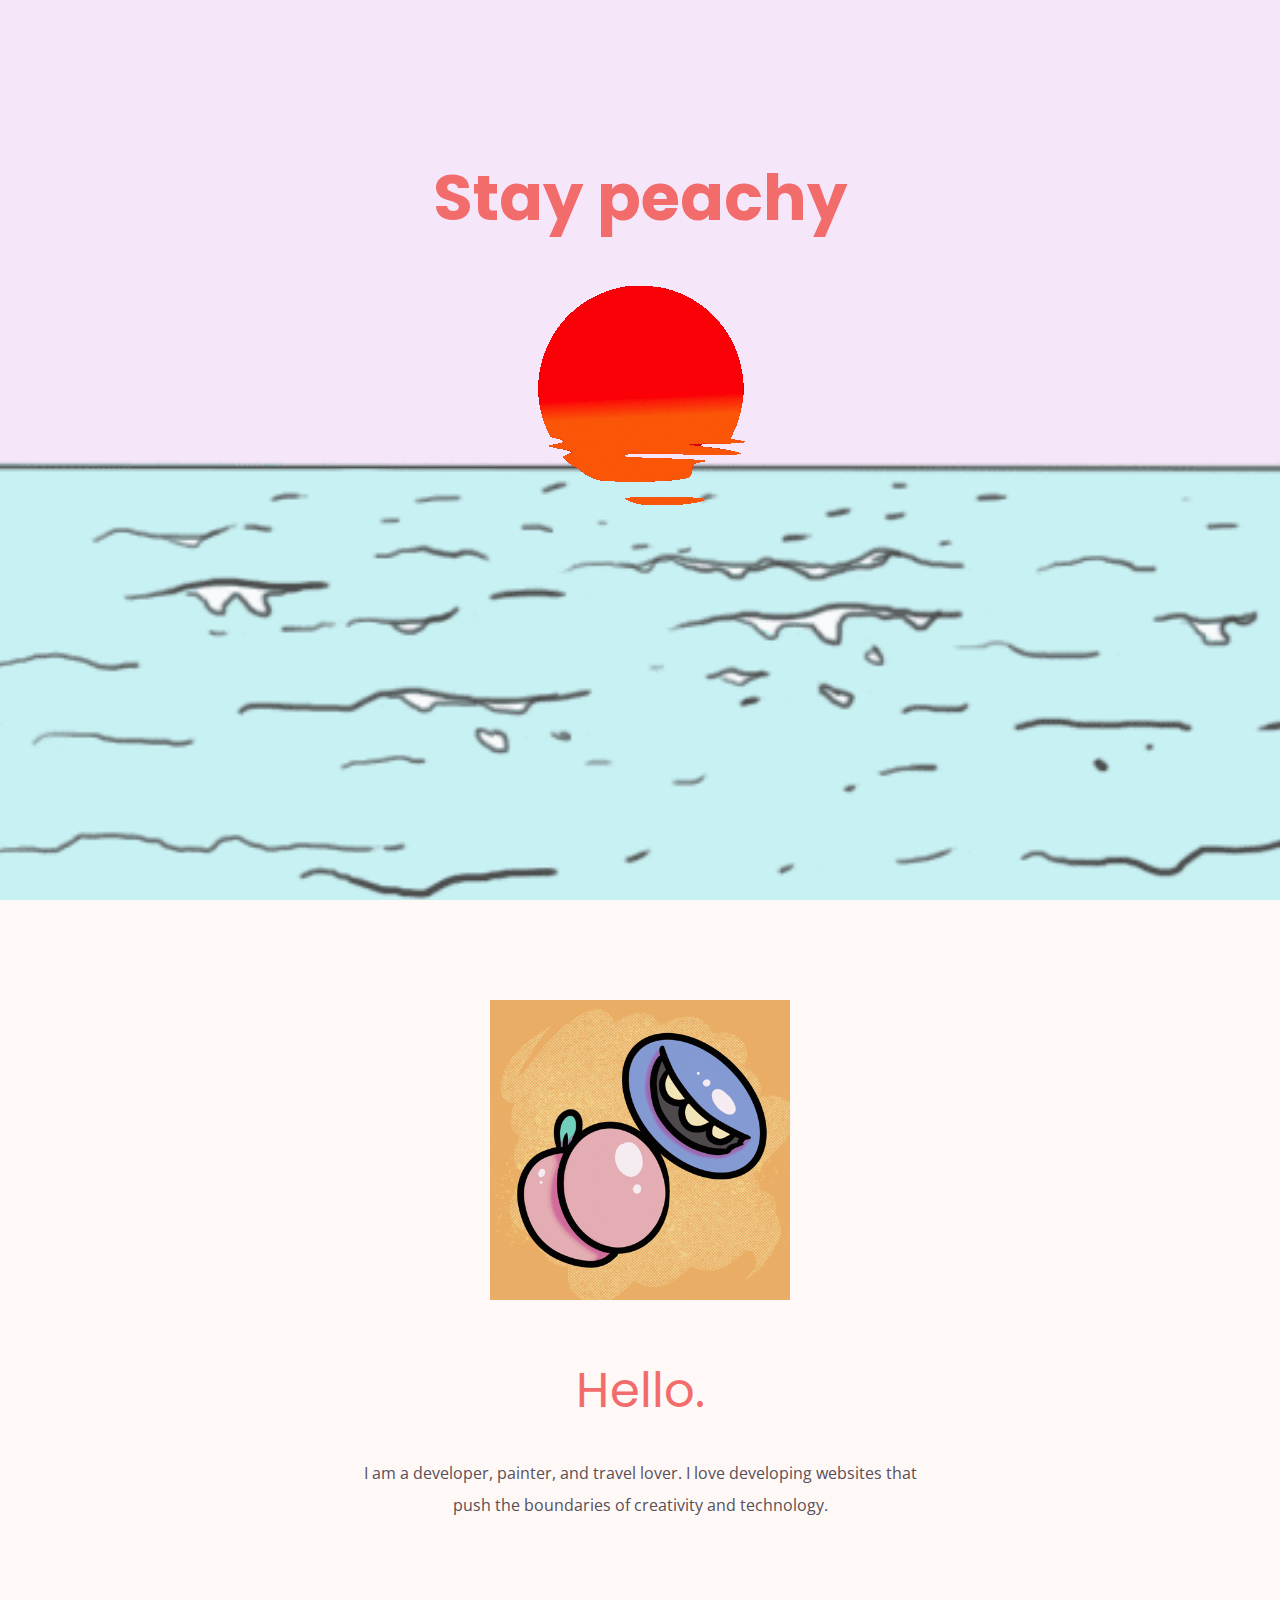
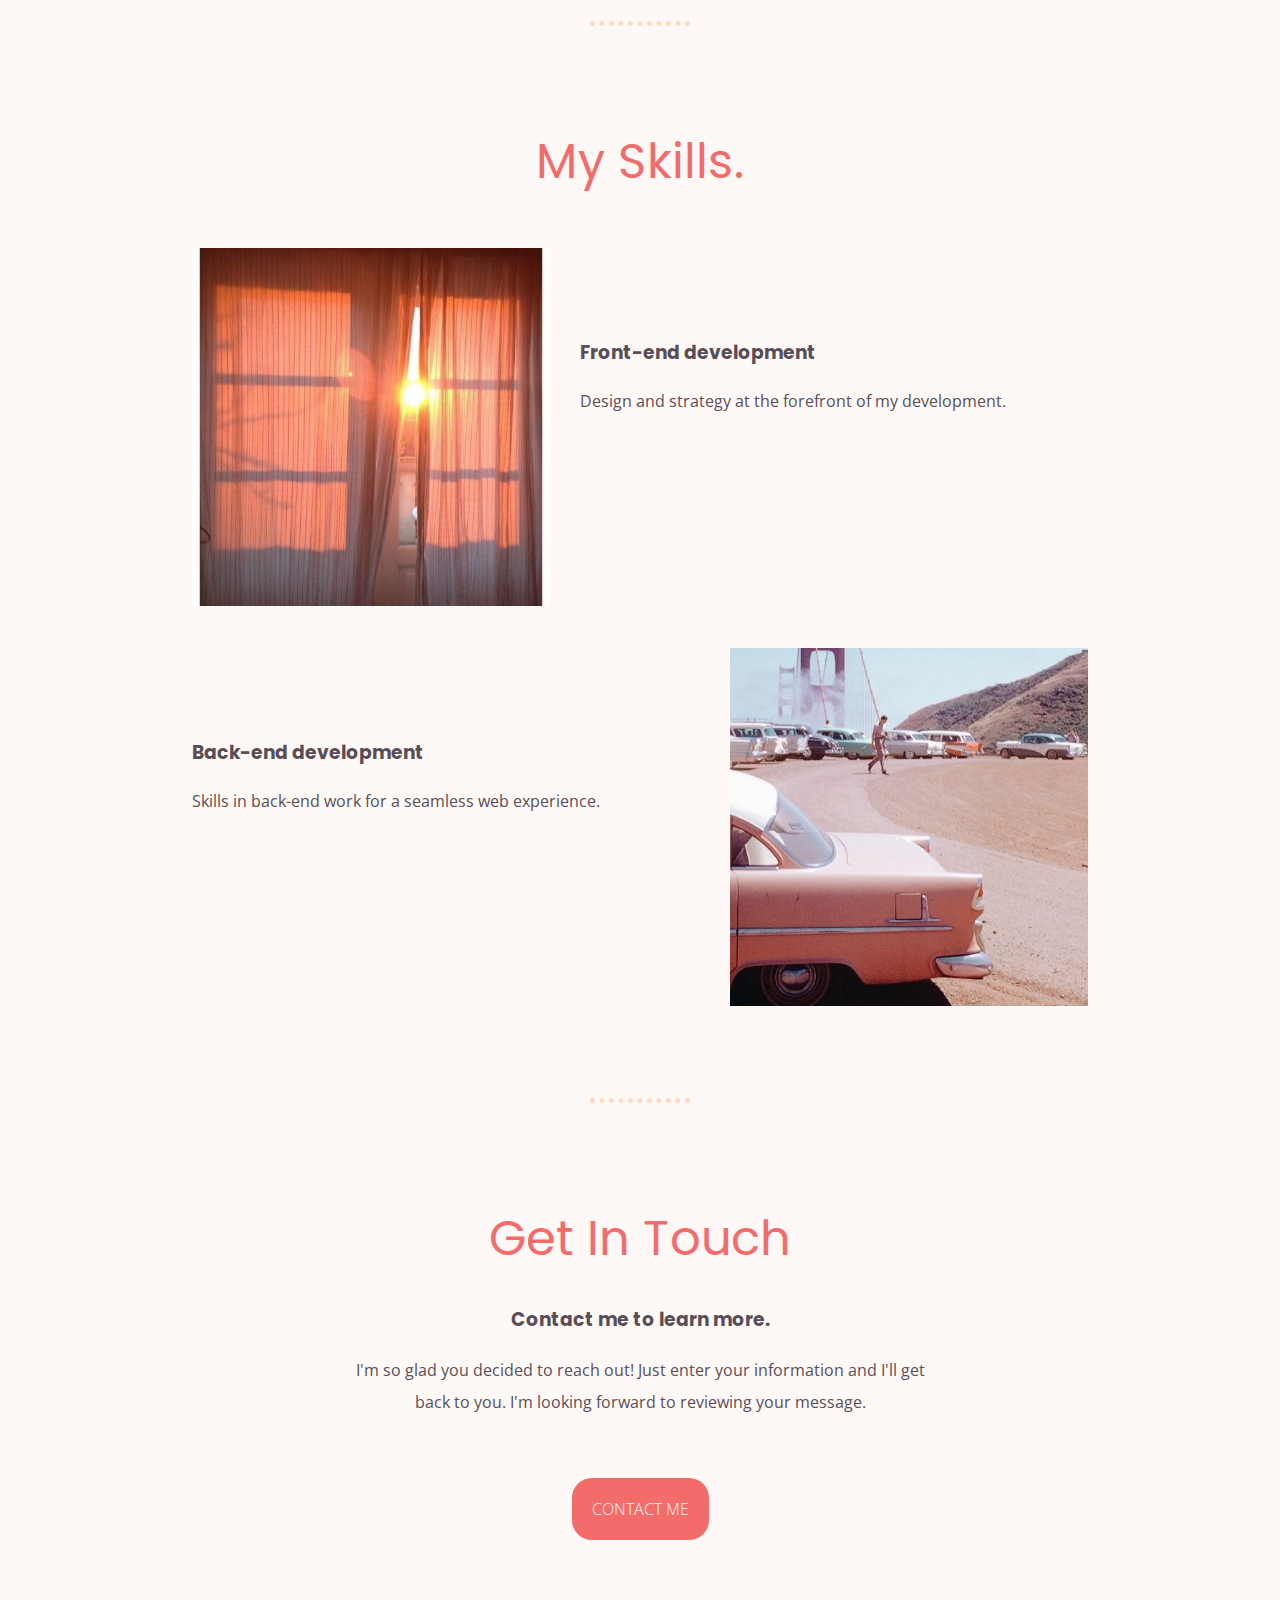
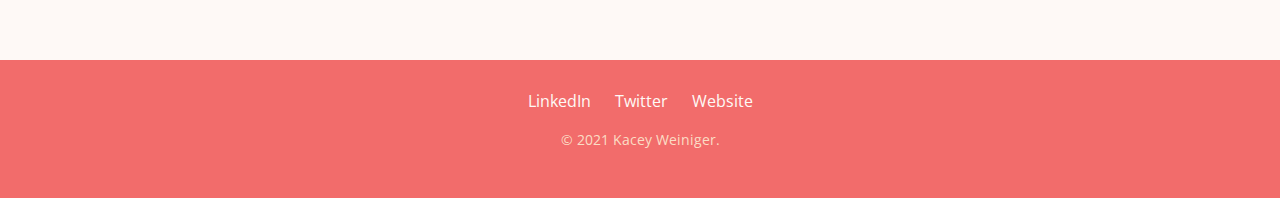
<file: index.html>
<!DOCTYPE html>
<html lang="en" dir="ltr">
  <head>
    <meta charset="utf-8">
    <title>peach</title>
    <link rel="stylesheet" href="styles.css">
    <link rel="icon" href="images/peach-favicon.png">
    <link rel="preconnect" href="https://fonts.gstatic.com">
    <link href="https://fonts.googleapis.com/css2?family=Open+Sans&family=Poppins&display=swap" rel="stylesheet">
  </head>
  <body>
    <div class="top-container">
      <h1>Stay peachy</h1>
      <!-- <h2>a <span class="dev">dev</span>eloper.</h2> -->
      <!-- <img class="bottom-cloud" src="images/cloud.png" alt="cloud image"> -->
      <img class="sunset" src="images/sunset.gif" alt="sunset gif">
    </div>

    <div class="middle-container">
      <div class="profile">
        <img class="top-img" src="images/peach-bite.gif" alt="">
        <h2>Hello.</h2>
        <p class="intro">I am a developer, painter, and travel lover. I love developing websites that push the boundaries of creativity and technology.</p>
      </div>
      <hr>
      <div class="skills">
        <h2>My Skills.</h2>
        <div class="skill-row">
          <img class="peach-1-img" src="images/peach-3.jpg" alt="">
          <h3 class="skills-h3">Front-end development</h3>
          <p>Design and strategy at the forefront of my development.</p>
        </div>
        <div class="skill-row">
          <img class="peach-2-img" src="images/peach-4.jpg" alt="">
          <h3 class="skills-h3">Back-end development</h3>
          <p>Skills in back-end work for a seamless web experience.</p>
        </div>
      </div>
      <hr>
      <div class="contact-me">
        <h2>Get In Touch</h2>
        <h3>Contact me to learn more.</h3>
        <p class="contact-description">I'm so glad you decided to reach out! Just enter your information and I'll get back to you. I'm looking forward to reviewing your message.</p>
        <a class="btn" href="mailto:kaceyweiniger@gmail.com">CONTACT ME</a>
      </div>
    </div>


    <div class="bottom-container">
      <a class="footer-link" href="https://www.linkedin.com/in/kacey-weiniger-17b9358a/">LinkedIn</a>
      <a class="footer-link" href="https://twitter.com/kaceyweiniger?lang=en">Twitter</a>
      <a class="footer-link" href="https://quokkagrowth.com/">Website</a>
      <p class="footer-copyright">© 2021 Kacey Weiniger.</p>
    </div>
  </body>
</html>
</file>
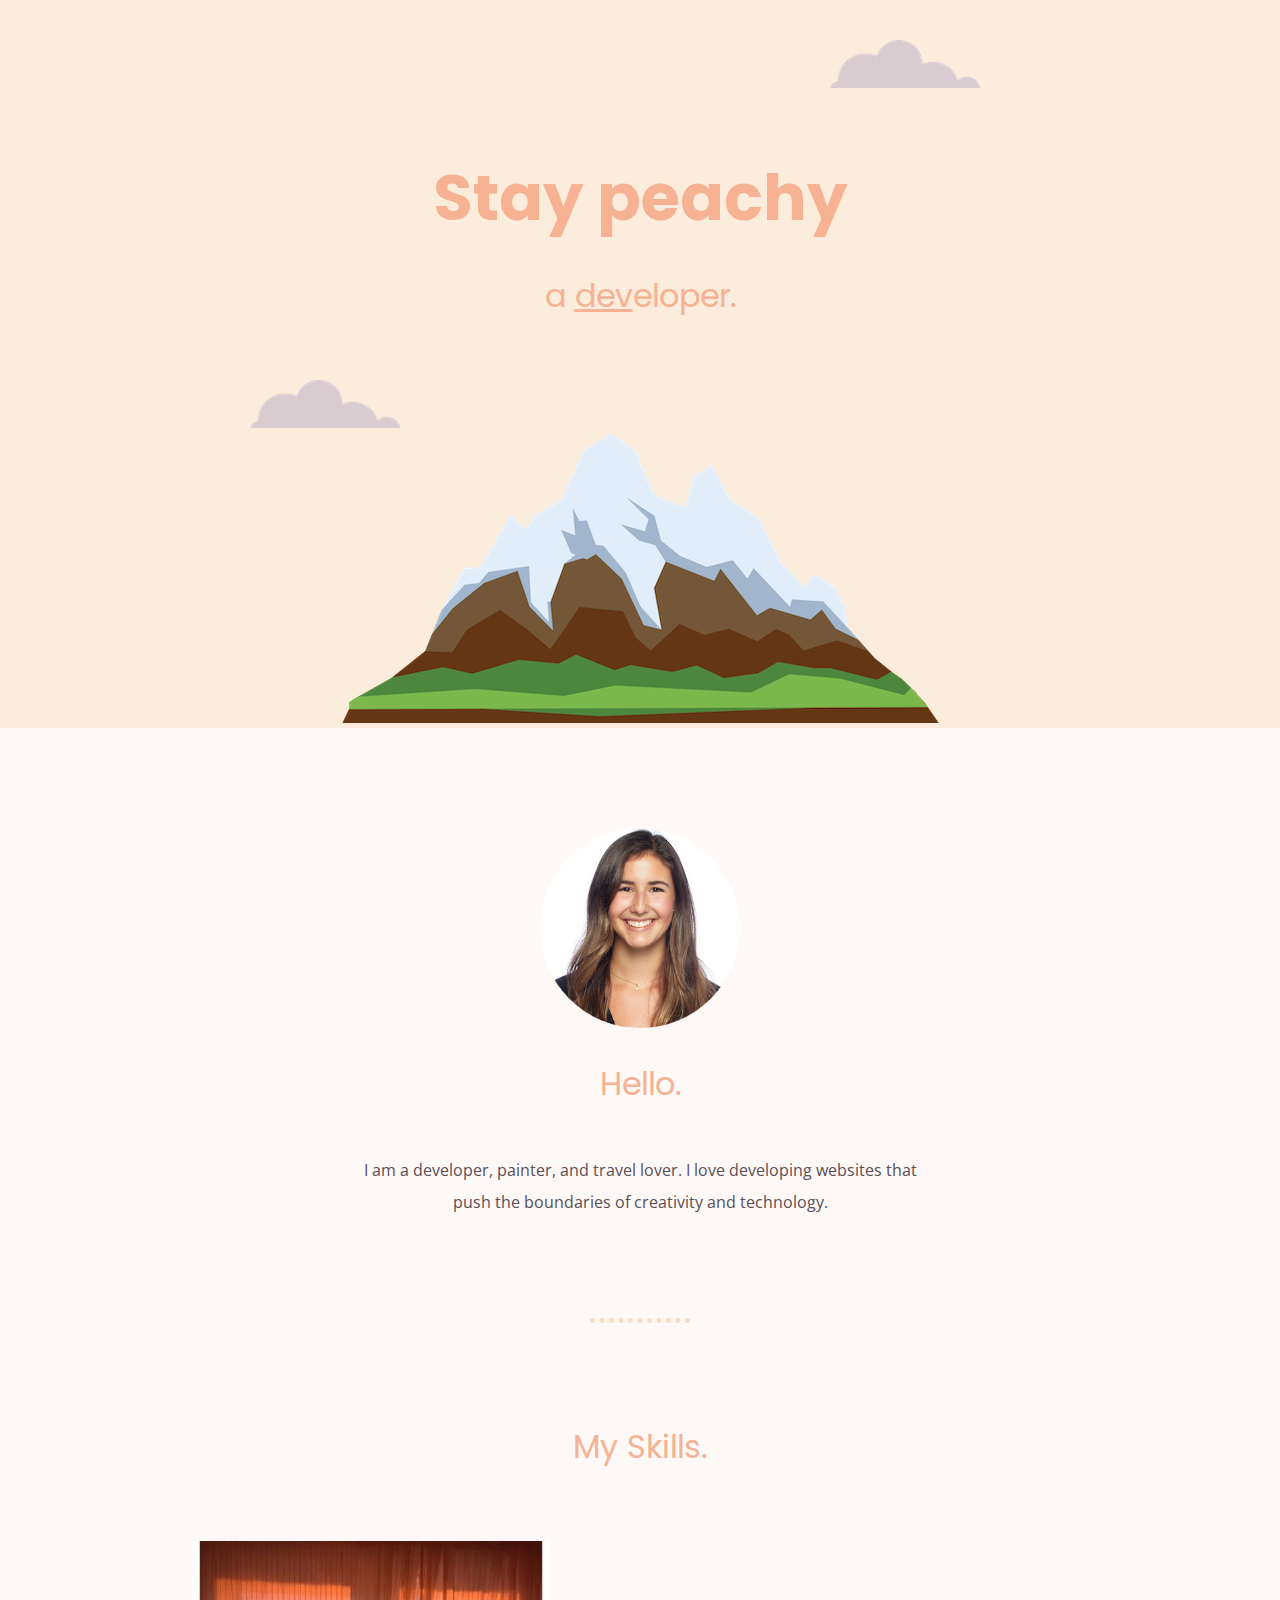
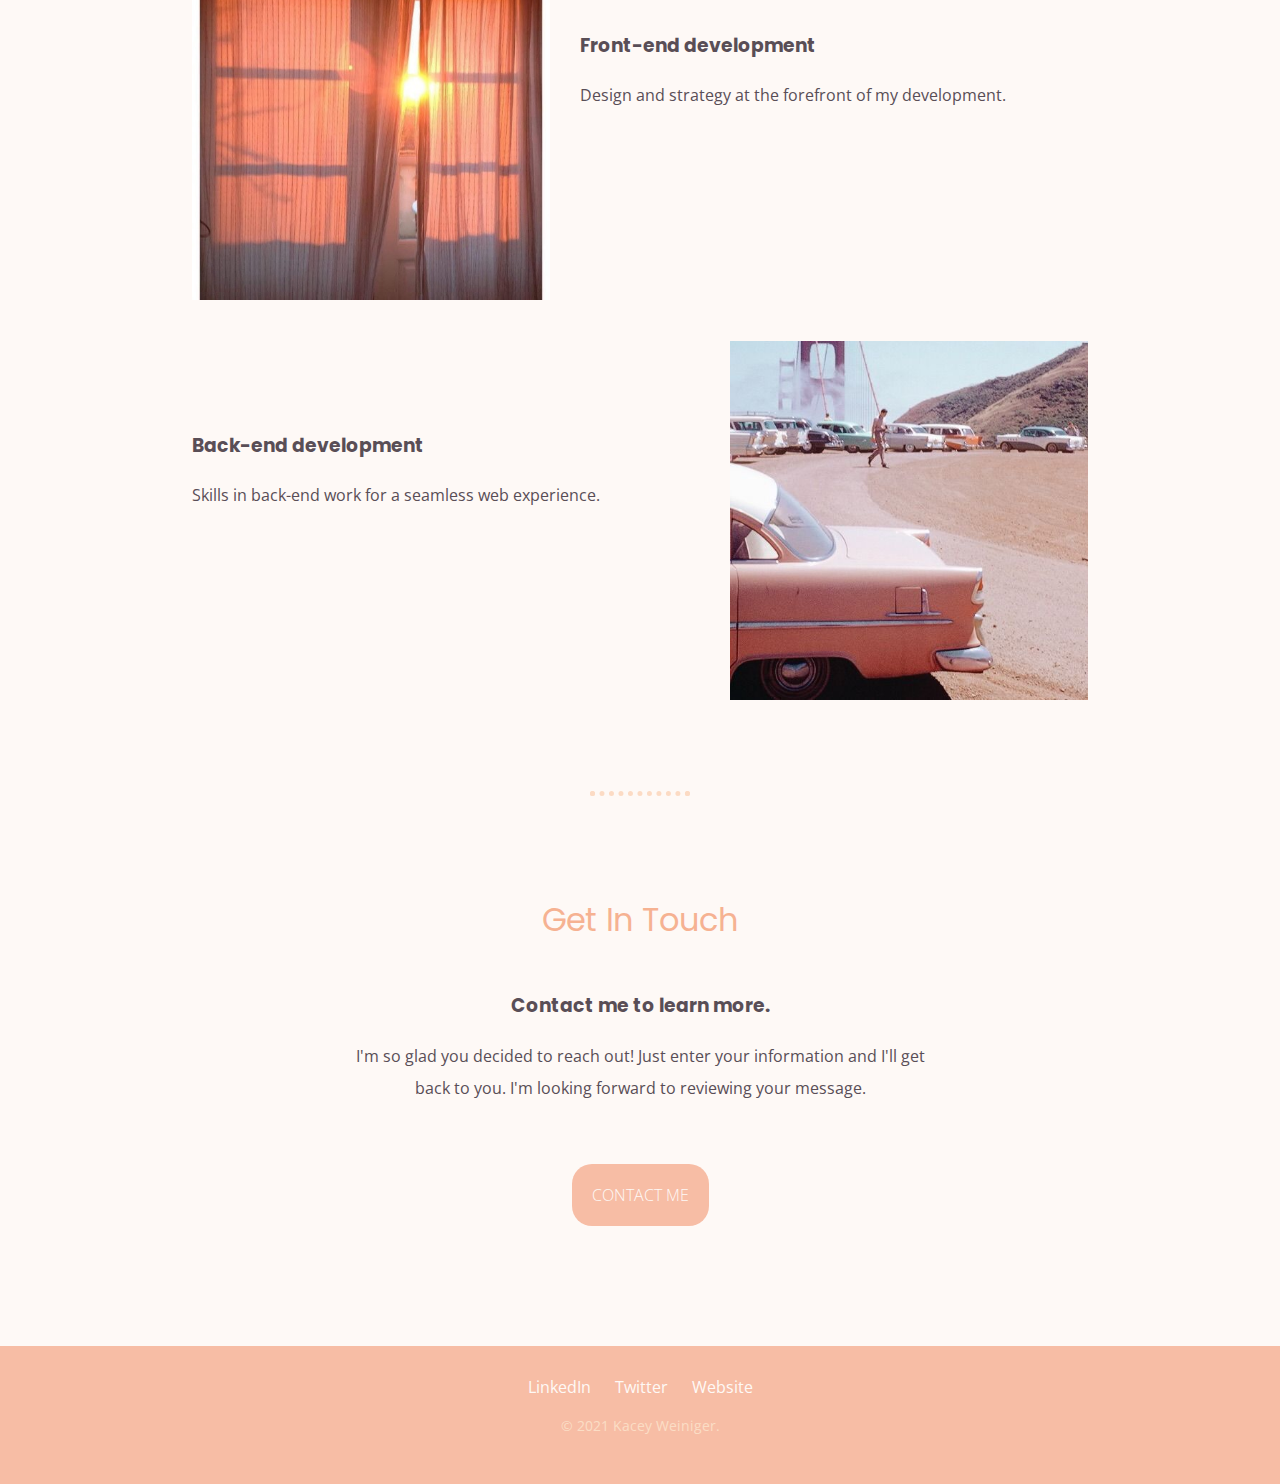
<file: old-index.html>
<!DOCTYPE html>
<html lang="en" dir="ltr">
  <head>
    <meta charset="utf-8">
    <title>Peach</title>
    <link rel="stylesheet" href="css/old-styles.css">
    <link rel="icon" href="images/favicon.ico">
    <link rel="preconnect" href="https://fonts.gstatic.com">
    <link href="https://fonts.googleapis.com/css2?family=Open+Sans&family=Poppins&display=swap" rel="stylesheet">
  </head>
  <body>
    <div class="top-container">
      <img class="top-cloud" src="images/cloud.png" alt="cloud image">
      <h1>Stay peachy</h1>
      <h2>a <span class="dev">dev</span>eloper.</h2>
      <img class="bottom-cloud" src="images/cloud.png" alt="cloud image">
      <img src="images/mountain.png" alt="mountain image">
    </div>

    <div class="middle-container">
      <div class="profile">
        <img class="profile-img" src="images/headshot-circle.png" alt="">
        <h2>Hello.</h2>
        <p class="intro">I am a developer, painter, and travel lover. I love developing websites that push the boundaries of creativity and technology.</p>
      </div>
      <hr>
      <div class="skills">
        <h2>My Skills.</h2>
        <div class="skill-row">
          <img class="peach-1-img" src="images/peach-3.jpg" alt="">
          <h3 class="skills-h3">Front-end development</h3>
          <p>Design and strategy at the forefront of my development.</p>
        </div>
        <div class="skill-row">
          <img class="peach-2-img" src="images/peach-4.jpg" alt="">
          <h3 class="skills-h3">Back-end development</h3>
          <p>Skills in back-end work for a seamless web experience.</p>
        </div>
      </div>
      <hr>
      <div class="contact-me">
        <h2>Get In Touch</h2>
        <h3>Contact me to learn more.</h3>
        <p class="contact-description">I'm so glad you decided to reach out! Just enter your information and I'll get back to you. I'm looking forward to reviewing your message.</p>
        <a class="btn" href="mailto:kaceyweiniger@gmail.com">CONTACT ME</a>
      </div>
    </div>


    <div class="bottom-container">
      <a class="footer-link" href="https://www.linkedin.com/in/kacey-weiniger-17b9358a/">LinkedIn</a>
      <a class="footer-link" href="https://twitter.com/kaceyweiniger?lang=en">Twitter</a>
      <a class="footer-link" href="https://quokkagrowth.com/">Website</a>
      <p class="footer-copyright">© 2021 Kacey Weiniger.</p>
    </div>
  </body>
</html>
</file>
<file: styles.css>
body {
  margin: 0;
  text-align: center;
  font-family: 'Open Sans', sans-serif;
  background-color: #FEF9F6;
  color: #594E56;
}

h1 {
  margin: 50px auto 20px auto;
  font-family: 'Poppins', sans-serif;
  /* width: 20%;
  margin: 0 auto 0 auto; */
  font-size: 4rem;
  color: #F26C6B;
  /* line-height: 2; */
}

h2 {
  font-family: 'Poppins', sans-serif;
  font-size: 3rem;
  color: #F26C6B;
  font-weight: normal;
  margin: 50px auto 30px;
}

h3 {
  font-family: 'Poppins', sans-serif;
  color: #594E56;
}

hr {
  /* background-color: white; */
  /* border-style: dotted none none;
  border-color: #FEEEDF;
  border-width: 5px; */
  /* height: 2px; */
  margin: 100px auto;
  border: dotted #FCDBC4 5px;
  border-bottom: none;
  width: 7%;
}

p {
    line-height: 2;
}

a {
  color: #FEF9F6;
  font-family: 'Open Sans', sans-serif;
  font-size: 16px;
  margin: 10px;
  text-decoration: none;
}

a:hover {
  color: #ffffff;
  text-decoration: underline;
}

/* div {
  background-color: #FDFCDC;
  width: 100%;
  border-width: 0px 10px 20px 30px;
  padding: 30px;
  margin: 10px;
  height: 200px;
  width: 200px;
  border: solid 10px;
} */

.top-container {
  background-color: #FCECDC;
  background-image: url("./images/ocean.gif");
  background-repeat: no-repeat;
  background-size: cover;
  height: 800px;
  position: relative;
  padding-top: 100px;
}

.sunset {
  position: relative;
  bottom: 10%;
}

.middle-container {
  margin: 100px 0;
}

.top-img {
  width: 300px;
}

.intro {
  width: 45%;
  margin: auto;
}

.bottom-container {
  background-color: #F26C6B;
  /* margin: 50px auto; */
  padding: 30px 0;
}

.footer-copyright {
  font-size: 14px;
  color: #FBDDC5;
}



.contact-description {
  width: 45%;
  margin: 20px auto 40px;
}

.skills {
  margin: 80px auto;
}

.dev {
  text-decoration: underline;
}

/* .top-cloud {
  position: absolute;
  right: 300px;
  top: 40px;
}

.bottom-cloud {
  position: absolute;
  left: 250px;
  bottom: 300px;
} */

.skill-row {
  width: 70%;
  height: 350px;
  margin: 50px auto 50px auto;
  text-align: left;
}

.skills-h3 {
  padding-top: 10%;
}

.peach-1-img {
  width: 40%;
  float: left;
  margin-right: 30px;
  max-width: 400px;
}

.peach-2-img {
  width: 40%;
  float: right;
  margin-left: 30px;
  max-width: 400px;
}

.btn {
   -webkit-border-radius: 20px;
   -moz-border-radius: 20px;
   border-radius: 20px;
   color: #FEF9F6;
   font-family: Open Sans;
   font-size: 16px;
   font-weight: 300;
   margin: 20px auto;
   padding: 20px;
   background-color: #F26C6B;
   /* -webkit-box-shadow: 1px 1px 6px 0 #F6B194;
   -moz-box-shadow: 1px 1px 6px 0 #F6B194;
   box-shadow: 1px 1px 6px 0 #F6B194; */
   text-decoration: none;
   display: inline-block;
   cursor: pointer;
   text-align: center;
}

.btn:hover {
   border: solid #F26C6B 0;
   background: #F26C6B;
   background-image: -webkit-linear-gradient(top, #F26C6B, #FBDDC5);
   background-image: -moz-linear-gradient(top, #F26C6B, #FBDDC5);
   background-image: -ms-linear-gradient(top, #F26C6B, #FBDDC5);
   background-image: -o-linear-gradient(top, #F26C6B, #FBDDC5);
   background-image: -webkit-gradient(to bottom, #F26C6B, #FBDDC5);
   -webkit-border-radius: 20px;
   -moz-border-radius: 20px;
   border-radius: 20px;
   text-decoration: none;
}
</file>
<file: css/old-styles.css>
body {
  margin: 0;
  text-align: center;
  font-family: 'Open Sans', sans-serif;
  background-color: #FEF9F6;
  color: #594E56;
}

h1 {
  margin: 50px auto 0 auto;
  font-family: 'Poppins', sans-serif;
  /* width: 20%;
  margin: 0 auto 0 auto; */
  font-size: 4rem;
  color: #F6B292;
  /* line-height: 2; */
}

h2 {
  font-family: 'Poppins', sans-serif;
  font-size: 2rem;
  color: #F6B292;
  font-weight: normal;
  padding-bottom: 20px;
}

h3 {
  font-family: 'Poppins', sans-serif;
  color: #594E56;
}

hr {
  /* background-color: white; */
  /* border-style: dotted none none;
  border-color: #FEEEDF;
  border-width: 5px; */
  /* height: 2px; */
  margin: 100px auto;
  border: dotted #FCDBC4 5px;
  border-bottom: none;
  width: 7%;
}

p {
    line-height: 2;
}

a {
  color: #FEF9F6;
  font-family: 'Open Sans', sans-serif;
  font-size: 16px;
  margin: 10px;
  text-decoration: none;
}

a:hover {
  color: #ffffff;
  text-decoration: underline;
}

/* div {
  background-color: #FDFCDC;
  width: 100%;
  border-width: 0px 10px 20px 30px;
  padding: 30px;
  margin: 10px;
  height: 200px;
  width: 200px;
  border: solid 10px;
} */

.top-container {
  background-color: #FCECDC;
  position: relative;
  padding-top: 100px;
}

.middle-container {
  /* code */
  margin: 100px 0;
}

.bottom-container {
  /* code */
  background-color: #F7BDA5;
  /* margin: 50px auto; */
  padding: 30px 0;
}

.footer-copyright {
  font-size: 14px;
  color: #FBDDC5;
}

/* .profile {
  width: 50%;
  margin: 80px auto;
} */

.intro {
  width: 45%;
  margin: auto;
}

.contact-description {
  width: 45%;
  margin: 20px auto 40px;
}

.skills {
  margin: 80px auto;
}

.dev {
  text-decoration: underline;
}

.top-cloud {
  position: absolute;
  right: 300px;
  top: 40px;
}

.bottom-cloud {
  position: absolute;
  left: 250px;
  bottom: 300px;
}

.skill-row {
  width: 70%;
  height: 350px;
  margin: 50px auto 50px auto;
  text-align: left;
}

.skills-h3 {
  padding-top: 10%;
}

.peach-1-img {
  width: 40%;
  float: left;
  margin-right: 30px;
  max-width: 400px;
}

.peach-2-img {
  width: 40%;
  float: right;
  margin-left: 30px;
  max-width: 400px;
}

.profile-img {
  width: 200px;
}

.btn {
   -webkit-border-radius: 20px;
   -moz-border-radius: 20px;
   border-radius: 20px;
   color: #FEF9F6;
   font-family: Open Sans;
   font-size: 16px;
   font-weight: 300;
   margin: 20px auto;
   padding: 20px;
   background-color: #F7BDA5;
   /* -webkit-box-shadow: 1px 1px 6px 0 #F6B194;
   -moz-box-shadow: 1px 1px 6px 0 #F6B194;
   box-shadow: 1px 1px 6px 0 #F6B194; */
   text-decoration: none;
   display: inline-block;
   cursor: pointer;
   text-align: center;
}

.btn:hover {
   border: solid #F7BDA5 0;
   background: #F7BDA5;
   background-image: -webkit-linear-gradient(top, #F7BDA5, #FBDDC5);
   background-image: -moz-linear-gradient(top, #F7BDA5, #FBDDC5);
   background-image: -ms-linear-gradient(top, #F7BDA5, #FBDDC5);
   background-image: -o-linear-gradient(top, #F7BDA5, #FBDDC5);
   background-image: -webkit-gradient(to bottom, #F7BDA5, #FBDDC5);
   -webkit-border-radius: 20px;
   -moz-border-radius: 20px;
   border-radius: 20px;
   text-decoration: none;
}
</file>
